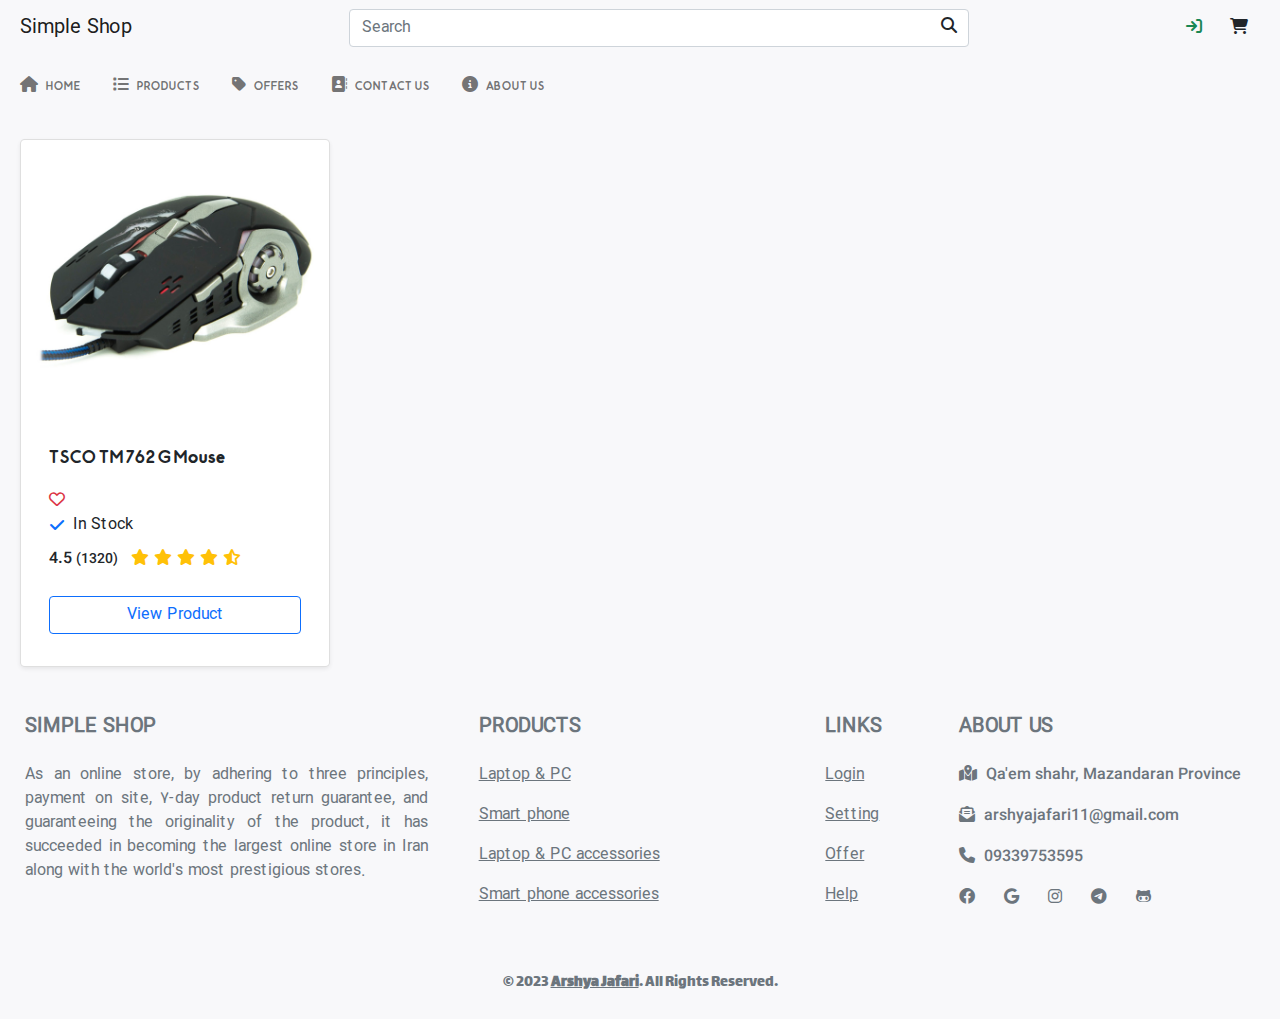
<file: index.html>
<!DOCTYPE html>
<html lang="en">
  <head>
    <meta charset="UTF-8" />
    <meta name="viewport" content="width=device-width, initial-scale=1.0" />
    <meta
      name="description"
      content="create simple shop with html, css and bootstrap."
    />

    <title>Simple Shop</title>

    <link
      rel="stylesheet"
      href="./css/bootstrap-5.0.2-dist/css/bootstrap.min.css"
    />
    <link rel="stylesheet" href="./css/fontawesome-6.3.0/css/all.min.css" />

    <link rel="stylesheet" href="./css/global.css" />
    <link rel="stylesheet" href="./css/home-page.css" />
  </head>
  <body>
    <div class="container-fluid">
      <nav class="navbar navbar-light mx-2">
        <a href="./index.html" class="navbar-brand brands">Simple Shop</a>
        <form
          class="w-50 form-group search-forms d-none d-sm-block position-relative"
          method="post"
        >
          <input class="form-control" type="search" placeholder="Search" />
          <button class="btn border-0 position-absolute top-0 end-0">
            <i class="fa fa-search"></i>
          </button>
        </form>
        <div class="d-inline-flex align-items-center">
          <a
            href="./page/login.html"
            class="btn btn-outline-success border-0 text-center py-1 px-2"
          >
            <i class="fa fa-sign-in fs-6 mx-0 mx-sm-2"></i>
          </a>
          <a href="./page/cart.html" class="btn border-0"
            ><i class="fa fa-cart-shopping fs-6"></i
          ></a>
        </div>
      </nav>

      <nav class="navbar navbar-expand-md navbar-light">
        <div class="collapse navbar-collapse">
          <ul class="navbar-nav">
            <li class="nav-item me-3">
              <a href="" class="nav-link nav-list"
                ><i class="fa fa-home fs-6 me-2"></i>HOME</a
              >
            </li>
            <li class="nav-item me-3">
              <a href="" class="nav-link nav-list"
                ><i class="fa fa-list fs-6 me-2"></i>PRODUCTS</a
              >
            </li>
            <li class="nav-item me-3">
              <a href="" class="nav-link nav-list"
                ><i class="fa fa-tag fs-6 me-2"></i>OFFERS</a
              >
            </li>
            <li class="nav-item me-3">
              <a href="" class="nav-link nav-list"
                ><i class="fa fa-contact-book fs-6 me-2"></i>CONTACT US</a
              >
            </li>
            <li class="nav-item me-3">
              <a href="" class="nav-link nav-list"
                ><i class="fa fa-info-circle fs-6 me-2"></i>ABOUT US</a
              >
            </li>
          </ul>
        </div>
      </nav>

      <div
        class="row row-cols-xl-4 row-cols-lg-3 row-cols-md-2 row-cols-1 my-4 mx-2"
      >
        <div class="card col-xl-3 col-lg-4 col-md-6 col-12 rounded-3 shadow-sm">
          <img
            src="./image/3094486.jpg"
            alt="product image"
            class="w-100 card-img-top object-fit-contain"
          />
          <div class="card-body">
            <h4 class="card-title mb-3 product-title">TSCO TM 762 G Mouse</h4>
            <p class="card-text m-0 p-0">
              <button class="btn border-0 m-0 p-0">
                <i class="text-danger fa-regular fa-heart fs-6"></i>
              </button>
            </p>
            <div>
              <div
                class="d-inline-flex justify-content-center align-items-center"
              >
                <i class="text-primary fa fa-check fs-6 me-2"></i>
                <span>In Stock</span>
              </div>
              <div class="my-2">
                <span class="me-2 vazir-font">4.5 <small>(1320)</small></span>
                <i class="text-warning fa fa-star"></i>
                <i class="text-warning fa fa-star"></i>
                <i class="text-warning fa fa-star"></i>
                <i class="text-warning fa fa-star"></i>
                <i class="text-warning fa fa-star-half-alt"></i>
              </div>
            </div>
            <a
              href="./page/product.html"
              class="w-100 btn btn-outline-primary my-3"
              >View Product</a
            >
          </div>
        </div>
      </div>

      <div class="text-center text-lg-start text-muted">
        <div>
          <div class="text-center text-md-start mt-5">
            <div class="row mt-3">
              <div class="col-md-4 mx-auto mb-4">
                <h5 class="text-uppercase fw-bold mb-4">Simple Shop</h5>
                <p style="text-align: justify">
                  As an online store, by adhering to three principles, payment
                  on site, 7-day product return guarantee, and guaranteeing the
                  originality of the product, it has succeeded in becoming the
                  largest online store in Iran along with the world's most
                  prestigious stores.
                </p>
              </div>
              <div class="col-md-3 mx-auto mb-4">
                <h5 class="text-uppercase fw-bold mb-4">Products</h5>
                <p>
                  <a href="" class="text-reset">Laptop & PC</a>
                </p>
                <p>
                  <a href="" class="text-reset">Smart phone</a>
                </p>
                <p>
                  <a href="" class="text-reset">Laptop & PC accessories</a>
                </p>
                <p>
                  <a href="" class="text-reset">Smart phone accessories</a>
                </p>
              </div>
              <div class="col-md-1 mx-auto mb-4">
                <h5 class="text-uppercase fw-bold mb-4">Links</h5>
                <p>
                  <a href="" class="text-reset">Login</a>
                </p>
                <p>
                  <a href="" class="text-reset">Setting</a>
                </p>
                <p>
                  <a href="" class="text-reset">Offer</a>
                </p>
                <p>
                  <a href="" class="text-reset">Help</a>
                </p>
              </div>
              <div class="col-md-3 mx-auto mb-md-0 mb-4">
                <h5 class="text-uppercase fw-bold mb-4">About us</h5>
                <p>
                  <i class="fa fa-map-location-dot me-1"></i>
                  <span class="vazir-font"
                    >Qa'em shahr, Mazandaran Province</span
                  >
                </p>
                <p>
                  <i class="fa fa-envelope-open-text me-1"></i>
                  <span class="vazir-font">arshyajafari11@gmail.com</span>
                </p>
                <p>
                  <i class="fa fa-phone me-1"></i>
                  <span class="vazir-font">09339753595</span>
                </p>
                <div>
                  <a class="text-reset text-decoration-none me-4">
                    <i class="fab fa-facebook"></i>
                  </a>
                  <a class="text-reset text-decoration-none me-4">
                    <i class="fab fa-google"></i>
                  </a>
                  <a class="text-reset text-decoration-none me-4">
                    <i class="fab fa-instagram"></i>
                  </a>
                  <a class="text-reset text-decoration-none me-4">
                    <i class="fab fa-telegram"></i>
                  </a>
                  <a class="text-reset text-decoration-none me-4">
                    <i class="fab fa-github-alt"></i>
                  </a>
                </div>
              </div>
            </div>
          </div>
        </div>

        <div class="text-center p-4 lalezar-font">
          © 2023
          <a href="https://github.com/arshyajafari" class="text-reset fw-bold"
            >Arshya Jafari</a
          >. All Rights Reserved.
        </div>
      </div>
    </div>
  </body>
</html>
</file>
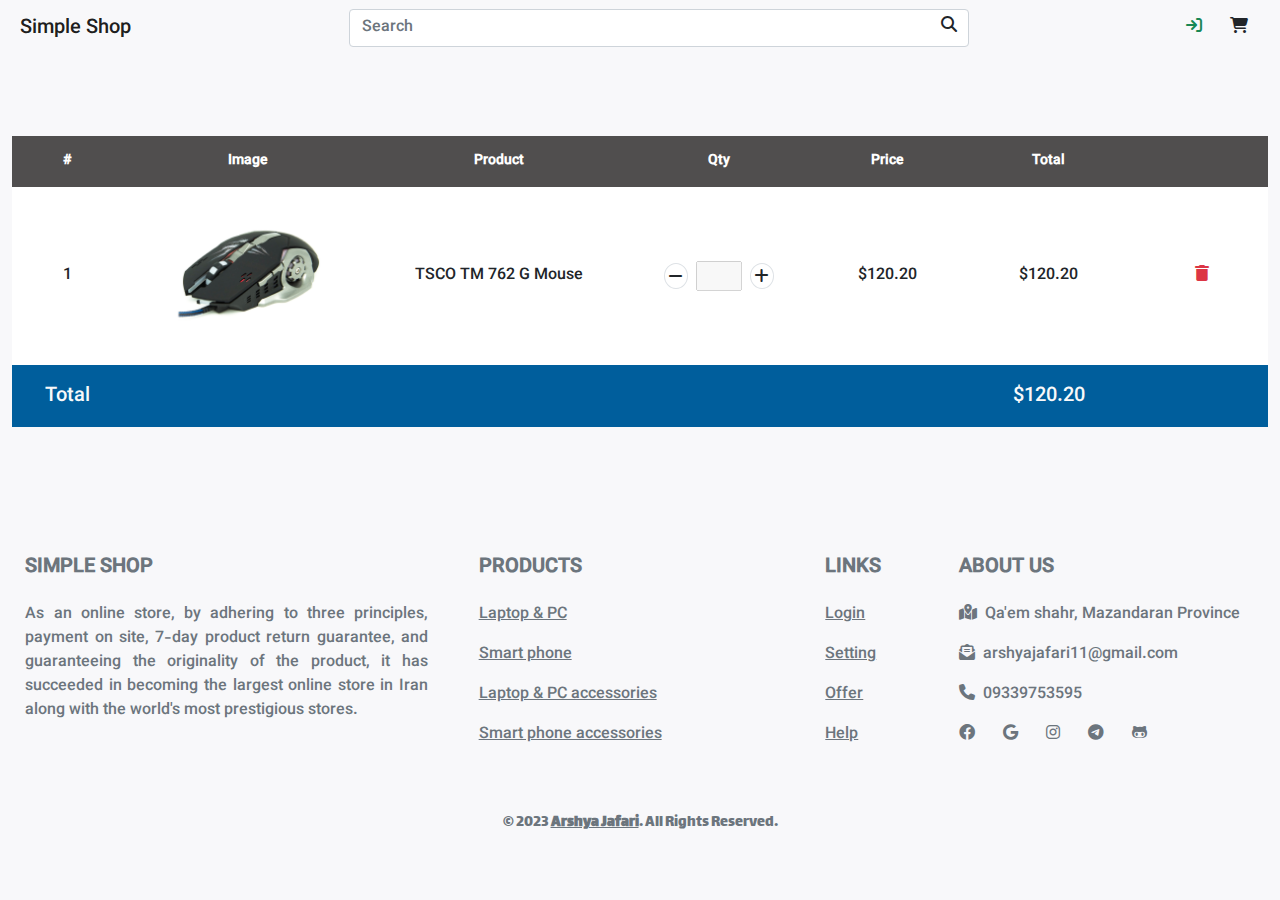
<file: page/cart.html>
<!DOCTYPE html>
<html lang="en">
  <head>
    <meta charset="UTF-8" />
    <meta name="viewport" content="width=device-width, initial-scale=1.0" />

    <title>Cart</title>

    <link
      rel="stylesheet"
      href="../css/bootstrap-5.0.2-dist/css/bootstrap.min.css"
    />
    <link rel="stylesheet" href="../css/fontawesome-6.3.0/css/all.min.css" />

    <link rel="stylesheet" href="../css/global.css" />
    <link rel="stylesheet" href="../css/cart.css" />
  </head>
  <body>
    <div class="container-fluid vazir-font">
      <nav class="navbar navbar-light mx-2">
        <a href="../index.html" class="navbar-brand brands">Simple Shop</a>
        <form
          class="w-50 form-group search-forms d-none d-sm-block position-relative"
          method="post"
        >
          <input class="form-control" type="search" placeholder="Search" />
          <button class="btn border-0 position-absolute top-0 end-0">
            <i class="fa fa-search"></i>
          </button>
        </form>
        <div class="d-inline-flex align-items-center">
          <a
            href="./login.html"
            class="btn btn-outline-success border-0 text-center py-1 px-2"
          >
            <i class="fa fa-sign-in fs-6 mx-0 mx-sm-2"></i>
          </a>
          <a href="./cart.html" class="btn border-0"
            ><i class="fa fa-cart-shopping fs-6"></i
          ></a>
        </div>
      </nav>

      <table class="cart-tbl">
        <thead class="tbl-head">
          <tr>
            <th scope="col" class="head-title">#</th>
            <th scope="col" class="head-title">Image</th>
            <th scope="col" class="head-title">Product</th>
            <th scope="col" class="head-title">Qty</th>
            <th scope="col" class="head-title">Price</th>
            <th scope="col" class="head-title">Total</th>
            <th scope="col" class="head-title">
              <span>Remove</span>
            </th>
          </tr>
        </thead>

        <tbody class="tbl-body">
          <tr>
            <td class="body-data">1</td>
            <td class="body-data">
              <img src="../image/3094486.jpg" alt="product-image" />
            </td>
            <td class="body-data">TSCO TM 762 G Mouse</td>
            <td class="body-data">
              <div class="d-flex align-items-center justify-content-center">
                <button
                  type="button"
                  class="btn d-inline-flex align-items-center justify-content-center border rounded-circle p-1"
                >
                  <i class="fa fa-minus"></i>
                </button>
                <input type="type" class="w-25 mx-2" disabled />
                <button
                  type="button"
                  class="btn d-inline-flex align-items-center justify-content-center border rounded-circle p-1"
                >
                  <i class="fa fa-plus"></i>
                </button>
              </div>
            </td>
            <td class="body-data">$120.20</td>
            <td class="body-data">$120.20</td>
            <td class="body-data">
              <button type="button" class="btn text-danger">
                <i class="fa fa-trash"></i>
              </button>
            </td>
            <td class="body-data">
              <div
                class="d-flex align-items-center justify-content-center flex-column"
              >
                <span>Price</span>$120.20 <span class="mt-3">Total</span>$120.20
              </div>
              <div>
                <button type="button" class="btn text-danger">
                  <i class="fa fa-trash"></i>
                </button>
              </div>
            </td>
          </tr>
        </tbody>

        <tfoot class="tbl-foot">
          <tr>
            <td class="fs-5 text-light py-3">Total</td>
            <td class="fs-5 text-light py-3"></td>
            <td class="fs-5 text-light py-3"></td>
            <td class="fs-5 text-light py-3"></td>
            <td class="fs-5 text-light py-3"></td>
            <td class="fs-5 text-light py-3">$120.20</td>
            <td class="fs-5 text-light py-3"></td>
          </tr>
          <tr>
            <td class="fs-5 text-light py-3">
              <span>Total</span>
              <span>$120.20</span>
            </td>
          </tr>
        </tfoot>
      </table>

      <div class="text-center text-lg-start text-muted">
        <div>
          <div class="text-center text-md-start mt-5">
            <div class="row mt-3">
              <div class="col-md-4 mx-auto mb-4">
                <h5 class="text-uppercase fw-bold mb-4">Simple Shop</h5>
                <p style="text-align: justify">
                  As an online store, by adhering to three principles, payment
                  on site, 7-day product return guarantee, and guaranteeing the
                  originality of the product, it has succeeded in becoming the
                  largest online store in Iran along with the world's most
                  prestigious stores.
                </p>
              </div>
              <div class="col-md-3 mx-auto mb-4">
                <h5 class="text-uppercase fw-bold mb-4">Products</h5>
                <p>
                  <a href="" class="text-reset">Laptop & PC</a>
                </p>
                <p>
                  <a href="" class="text-reset">Smart phone</a>
                </p>
                <p>
                  <a href="" class="text-reset">Laptop & PC accessories</a>
                </p>
                <p>
                  <a href="" class="text-reset">Smart phone accessories</a>
                </p>
              </div>
              <div class="col-md-1 mx-auto mb-4">
                <h5 class="text-uppercase fw-bold mb-4">Links</h5>
                <p>
                  <a href="" class="text-reset">Login</a>
                </p>
                <p>
                  <a href="" class="text-reset">Setting</a>
                </p>
                <p>
                  <a href="" class="text-reset">Offer</a>
                </p>
                <p>
                  <a href="" class="text-reset">Help</a>
                </p>
              </div>
              <div class="col-md-3 mx-auto mb-md-0 mb-4">
                <h5 class="text-uppercase fw-bold mb-4">About us</h5>
                <p>
                  <i class="fa fa-map-location-dot me-1"></i>
                  <span class="vazir-font"
                    >Qa'em shahr, Mazandaran Province</span
                  >
                </p>
                <p>
                  <i class="fa fa-envelope-open-text me-1"></i>
                  <span class="vazir-font">arshyajafari11@gmail.com</span>
                </p>
                <p>
                  <i class="fa fa-phone me-1"></i>
                  <span class="vazir-font">09339753595</span>
                </p>
                <div>
                  <a class="text-reset text-decoration-none me-4">
                    <i class="fab fa-facebook"></i>
                  </a>
                  <a class="text-reset text-decoration-none me-4">
                    <i class="fab fa-google"></i>
                  </a>
                  <a class="text-reset text-decoration-none me-4">
                    <i class="fab fa-instagram"></i>
                  </a>
                  <a class="text-reset text-decoration-none me-4">
                    <i class="fab fa-telegram"></i>
                  </a>
                  <a class="text-reset text-decoration-none me-4">
                    <i class="fab fa-github-alt"></i>
                  </a>
                </div>
              </div>
            </div>
          </div>
        </div>

        <div class="text-center p-4 lalezar-font">
          © 2023
          <a href="https://github.com/arshyajafari" class="text-reset fw-bold"
            >Arshya Jafari</a
          >. All Rights Reserved.
        </div>
      </div>
    </div>
  </body>
</html>
</file>
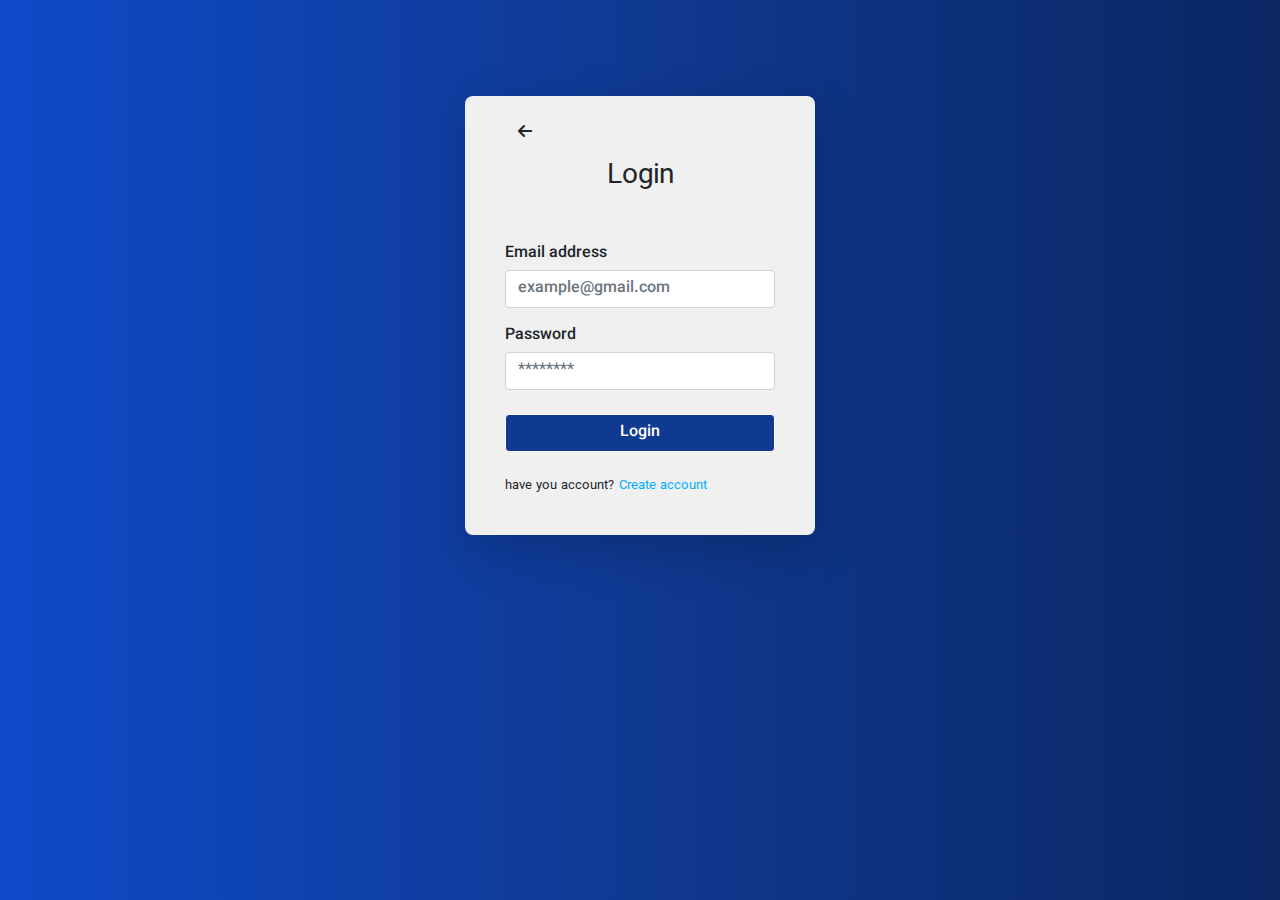
<file: page/login.html>
<!DOCTYPE html>
<html lang="en">
  <head>
    <meta charset="UTF-8" />
    <meta name="viewport" content="width=device-width, initial-scale=1.0" />

    <title>Login</title>

    <link
      rel="stylesheet"
      href="../css/bootstrap-5.0.2-dist/css/bootstrap.min.css"
    />
    <link rel="stylesheet" href="../css/fontawesome-6.3.0/css/all.min.css" />

    <link rel="stylesheet" href="../css/global.css" />
    <link rel="stylesheet" href="../css/login.css" />
  </head>
  <body>
    <div class="container-fluid">
      <div class="row row-cols-1">
        <div class="col-12 shadow-lg login-form">
          <div class="w-100">
            <button onclick="backHistory()" class="btn back-icon">
              <i class="fa fa-arrow-left"></i>
            </button>
            <h3 class="text-center mb-5">Login</h3>
            <div>
              <form class="vazir-font">
                <div class="form-group mb-3">
                  <label for="email">Email address</label>
                  <input
                    type="text"
                    id="email"
                    class="form-control mt-1"
                    placeholder="example@gmail.com"
                  />
                </div>
                <div class="form-group mb-3">
                  <label for="password">Password</label>
                  <input
                    type="password"
                    id="password"
                    class="form-control mt-1"
                    placeholder="********"
                  />
                </div>
                <button type="button" class="w-100 btn mt-2 login-btn">
                  Login
                </button>
              </form>
            </div>
            <div class="mt-4 mx-auto register-link">
              have you account?
              <a href="../page/register.html">Create account</a>
            </div>
          </div>
        </div>
      </div>
    </div>

    <script src="../js/backHistory.js"></script>
  </body>
</html>
</file>
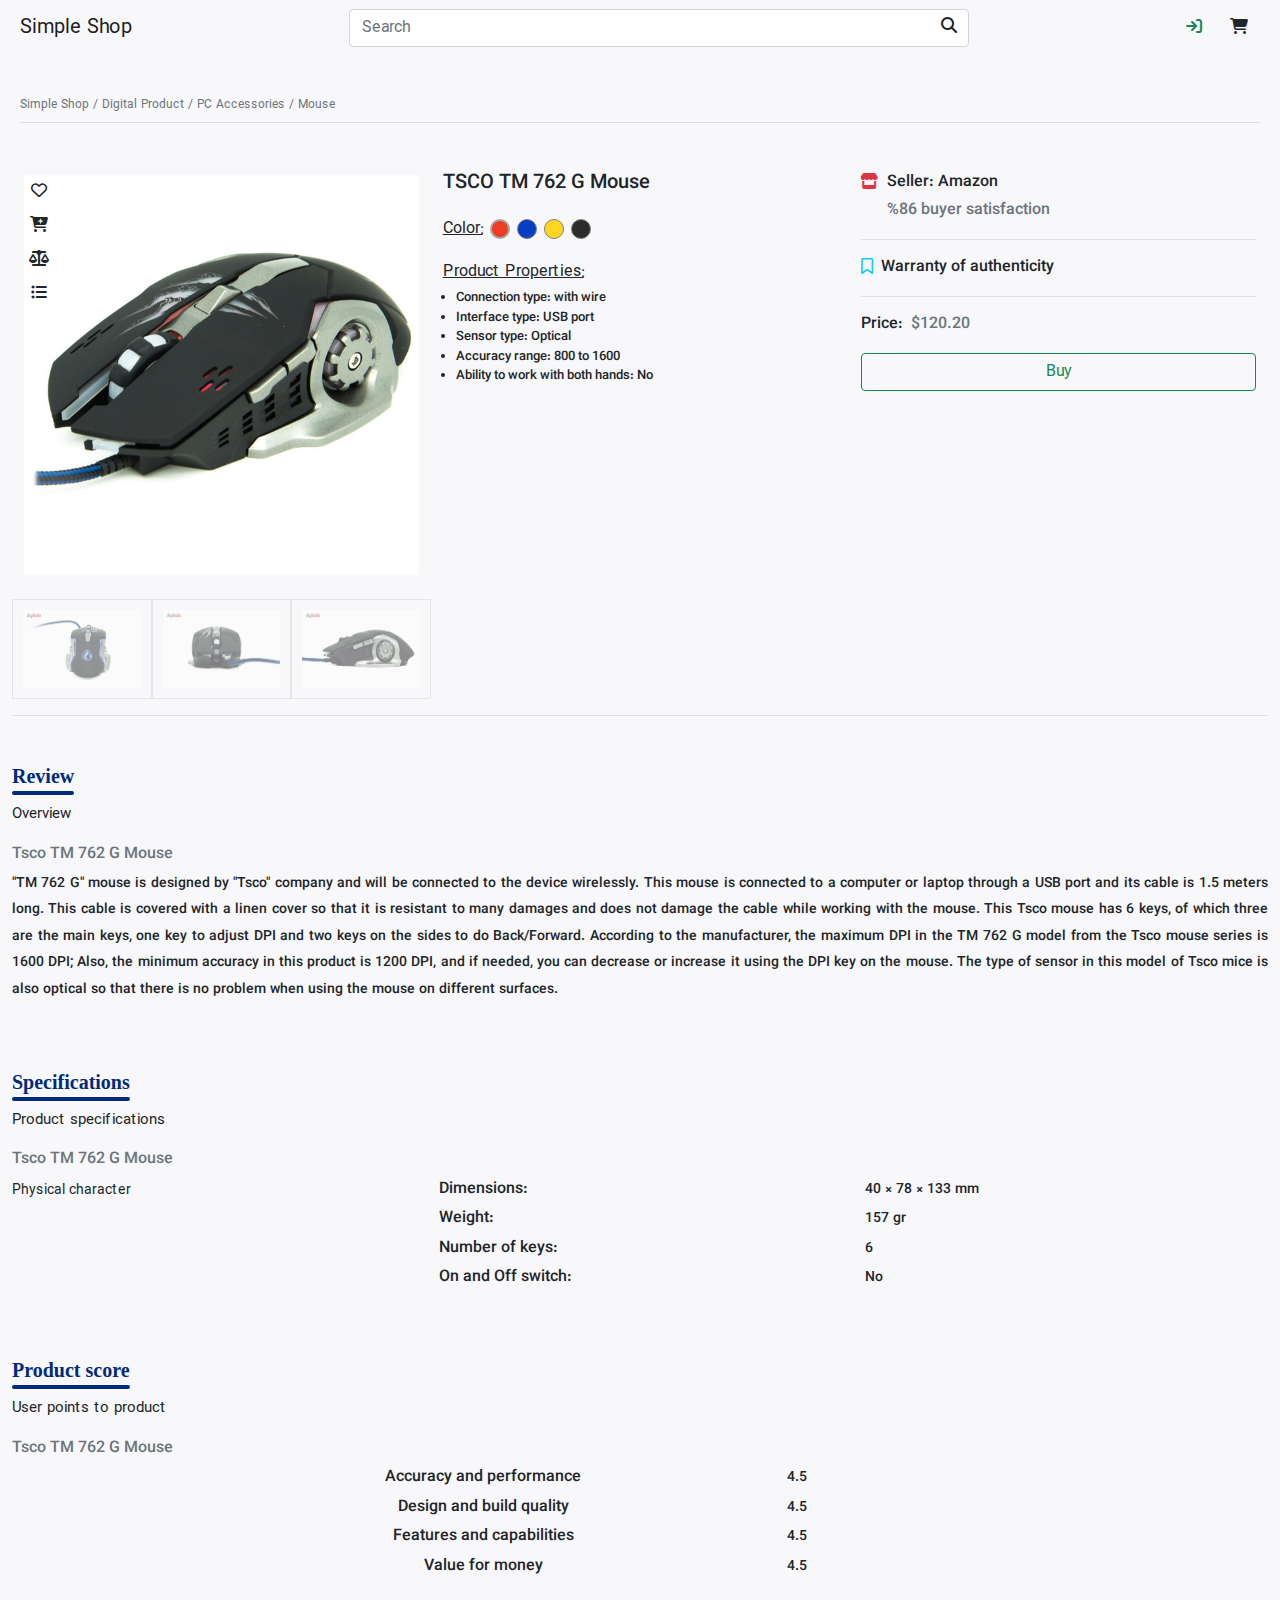
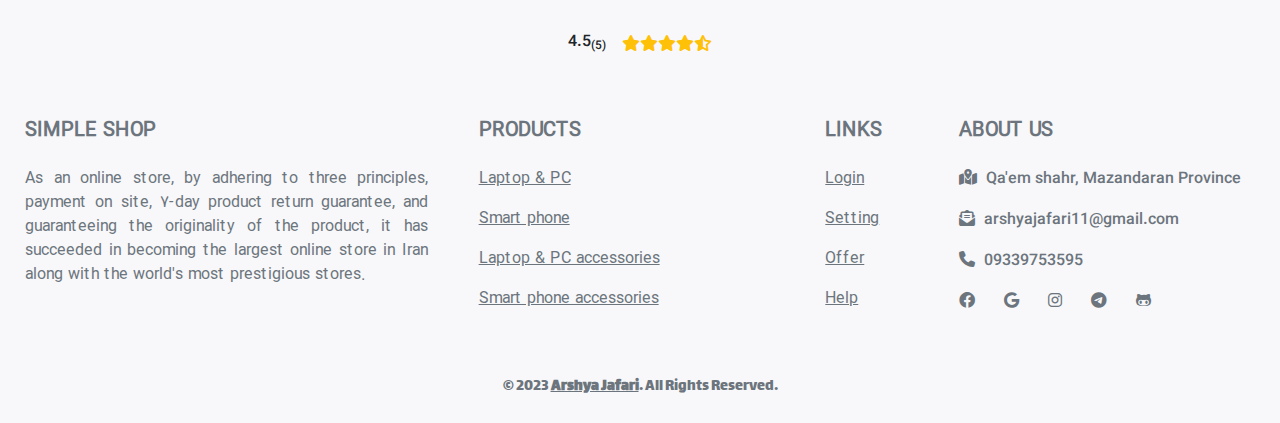
<file: page/product.html>
<!DOCTYPE html>
<html lang="en">
  <head>
    <meta charset="UTF-8" />
    <meta name="viewport" content="width=device-width, initial-scale=1.0" />

    <title>Product</title>

    <link
      rel="stylesheet"
      href="../css/bootstrap-5.0.2-dist/css/bootstrap.min.css"
    />
    <link rel="stylesheet" href="../css/fontawesome-6.3.0/css/all.min.css" />

    <link rel="stylesheet" href="../css/global.css" />
    <link rel="stylesheet" href="../css/single-product.css" />
  </head>
  <body>
    <div class="container-fluid">
      <nav class="navbar navbar-light mx-2">
        <a href="" class="navbar-brand brands">Simple Shop</a>
        <form
          class="w-50 form-group search-forms d-none d-sm-block position-relative"
          method="post"
        >
          <input class="form-control" type="search" placeholder="Search" />
          <button class="btn border-0 position-absolute top-0 end-0">
            <i class="fa fa-search"></i>
          </button>
        </form>
        <div class="d-inline-flex align-items-center">
          <a
            href="./login.html"
            class="btn btn-outline-success border-0 text-center py-1 px-2"
          >
            <i class="fa fa-sign-in fs-6 mx-0 mx-sm-2"></i>
          </a>
          <a href="./cart.html" class="btn border-0"
            ><i class="fa fa-cart-shopping fs-6"></i
          ></a>
        </div>
      </nav>

      <div class="text-justify text-lg-start text-muted mx-2 product-location">
        <a href="" class="text-reset text-decoration-none">Simple Shop</a>
        <span>/</span>
        <a href="" class="text-reset text-decoration-none">Digital Product</a>
        <span>/</span>
        <a href="" class="text-reset text-decoration-none">PC Accessories</a>
        <span>/</span>
        <a href="" class="text-reset text-decoration-none">Mouse</a>
      </div>

      <div
        class="w-100 row row-cols-xl-3 row-cols-lg-3 row-cols-md-2 row-cols-sm-2 row-cols-1 border-bottom mt-5 mx-auto mb-5 pb-3"
      >
        <div class="col-xl-4 col-lg-4 col-md-6 col-sm-6 col-12">
          <div class="d-flex position-relative m-0 my-1">
            <div class="d-flex flex-column position-absolute top-0 m-0 p-0">
              <button class="btn text-center m-0 p-1">
                <i class="far fa-heart fs-6"></i>
              </button>
              <button class="btn text-center m-0 p-1">
                <i class="fas fa-cart-plus fs-6"></i>
              </button>
              <button class="btn text-center m-0 p-1">
                <i class="fas fa-balance-scale fs-6"></i>
              </button>
              <button class="btn text-center m-0 p-1">
                <i class="fas fa-list-ul fs-6"></i>
              </button>
            </div>
            <img
              src="../image/3094486.jpg"
              alt="product image"
              class="card-img-top main-image"
            />
          </div>
          <div class="row row-cols-xl-3 row-cols-lg-3 row-cols-md-3 row-cols-3">
            <img
              src="../image/sub-image-1.jpg"
              alt="product sub image 1"
              class="col-4 sub-images"
              id="firstImage"
              onclick="changeProductImage(event)"
            />
            <img
              src="../image/sub-image-2.jpg"
              alt="product sub image 2"
              class="col-4 sub-images"
              id="secondImage"
              onclick="changeProductImage(event)"
            />
            <img
              src="../image/sub-image-3.jpg"
              alt="product sub image 3"
              class="col-4 sub-images"
              id="thirdImage"
              onclick="changeProductImage(event)"
            />
          </div>
        </div>

        <div class="col-xl-4 col-lg-4 col-md-6 col-sm-6 col-12 mt-sm-0 mt-4">
          <h5 class="card-title vazir-font">TSCO TM 762 G Mouse</h5>

          <div class="d-flex align-content-center mt-4 product-color">
            <h6 class="me-1 text-decoration-underline">Color:</h6>
            <span class="me-1 select-color"></span>
            <span class="me-1"></span>
            <span class="me-1"></span>
            <span></span>
          </div>

          <div class="mt-3">
            <h6 class="text-decoration-underline">Product Properties:</h6>
            <ul class="properties-list vazir-font">
              <li>Connection type: with wire</li>
              <li>Interface type: USB port</li>
              <li>Sensor type: Optical</li>
              <li>Accuracy range: 800 to 1600</li>
              <li>Ability to work with both hands: No</li>
            </ul>
          </div>
        </div>

        <div class="col-xl-4 col-lg-4 col-md-6 col-sm-6 col-12 mt-lg-0 mt-4">
          <div class="border-bottom d-flex pb-3 vazir-font">
            <i class="fa fa-store text-danger me-2 margin-icon"></i>
            <div class="d-flex flex-column">
              <span class="card-title">Seller: Amazon</span>
              <span class="card-subtitle text-muted">
                %86 buyer satisfaction
              </span>
            </div>
          </div>

          <div class="border-bottom d-flex py-3 vazir-font">
            <i
              class="fa-regular fa-bookmark text-info me-2 p-0 margin-icon"
            ></i>
            <span class="card-text m-0 p-0">Warranty of authenticity</span>
          </div>

          <div class="d-flex align-items-center m-0 pt-3 pb-0 vazir-font">
            <span class="me-2 mb-0 pb-0">Price:</span>
            <span class="text-muted mb-0 pb-0">$120.20</span>
          </div>

          <a href="./login.html" class="w-100 btn btn-outline-success mt-3"
            >Buy</a
          >
        </div>
      </div>

      <div>
        <ul class="list-unstyled">
          <li class="list">
            <h6 class="title-list">Review</h6>
            <p class="subtitle-list">Overview</p>
            <p class="text-muted vazir-font product-title-list">
              Tsco TM 762 G Mouse
            </p>
            <p class="description-list vazir-font">
              "TM 762 G" mouse is designed by "Tsco" company and will be
              connected to the device wirelessly. This mouse is connected to a
              computer or laptop through a USB port and its cable is 1.5 meters
              long. This cable is covered with a linen cover so that it is
              resistant to many damages and does not damage the cable while
              working with the mouse. This Tsco mouse has 6 keys, of which three
              are the main keys, one key to adjust DPI and two keys on the sides
              to do Back/Forward. According to the manufacturer, the maximum DPI
              in the TM 762 G model from the Tsco mouse series is 1600 DPI;
              Also, the minimum accuracy in this product is 1200 DPI, and if
              needed, you can decrease or increase it using the DPI key on the
              mouse. The type of sensor in this model of Tsco mice is also
              optical so that there is no problem when using the mouse on
              different surfaces.
            </p>
          </li>
          <li class="list">
            <h6 class="title-list">Specifications</h6>
            <p class="subtitle-list">Product specifications</p>
            <p class="text-muted vazir-font product-title-list">
              Tsco TM 762 G Mouse
            </p>
            <div class="row row-cols-3">
              <div class="col-4">
                <p class="description-list">Physical character</p>
              </div>
              <div class="col-4">
                <p class="vazir-font product-title-list">Dimensions:</p>
                <p class="vazir-font product-title-list">Weight:</p>
                <p class="vazir-font product-title-list">Number of keys:</p>
                <p class="vazir-font product-title-list">On and Off switch:</p>
              </div>
              <div class="col-4">
                <p class="vazir-font description-list">40 × 78 × 133 mm</p>
                <p class="vazir-font description-list">157 gr</p>
                <p class="vazir-font description-list">6</p>
                <p class="vazir-font description-list">No</p>
              </div>
            </div>
          </li>
          <li class="list">
            <h6 class="title-list">Product score</h6>
            <p class="subtitle-list">User points to product</p>
            <p class="text-muted vazir-font product-title-list">
              Tsco TM 762 G Mouse
            </p>
            <div class="w-50 d-flex justify-content-center m-auto">
              <div class="col-6 d-flex align-items-center flex-column">
                <p class="vazir-font product-title-list">
                  Accuracy and performance
                </p>
                <p class="vazir-font product-title-list">
                  Design and build quality
                </p>
                <p class="vazir-font product-title-list">
                  Features and capabilities
                </p>
                <p class="vazir-font product-title-list">Value for money</p>
              </div>
              <div class="col-6 d-flex align-items-center flex-column">
                <p class="vazir-font description-list">4.5</p>
                <p class="vazir-font description-list">4.5</p>
                <p class="vazir-font description-list">4.5</p>
                <p class="vazir-font description-list">4.5</p>
              </div>
            </div>

            <div
              class="d-flex justify-content-center align-items-center vazir-font mt-5"
            >
              <span class="me-3">4.5<sub>(5)</sub></span>
              <span class="text-warning fa fa-star"></span>
              <span class="text-warning fa fa-star"></span>
              <span class="text-warning fa fa-star"></span>
              <span class="text-warning fa fa-star"></span>
              <span class="text-warning fa fa-star-half-alt"></span>
            </div>
          </li>
        </ul>
      </div>

      <div class="text-center text-lg-start text-muted">
        <div>
          <div class="text-center text-md-start mt-5">
            <div class="row mt-3">
              <div class="col-md-4 mx-auto mb-4">
                <h5 class="text-uppercase fw-bold mb-4">Simple Shop</h5>
                <p style="text-align: justify">
                  As an online store, by adhering to three principles, payment
                  on site, 7-day product return guarantee, and guaranteeing the
                  originality of the product, it has succeeded in becoming the
                  largest online store in Iran along with the world's most
                  prestigious stores.
                </p>
              </div>
              <div class="col-md-3 mx-auto mb-4">
                <h5 class="text-uppercase fw-bold mb-4">Products</h5>
                <p>
                  <a href="" class="text-reset">Laptop & PC</a>
                </p>
                <p>
                  <a href="" class="text-reset">Smart phone</a>
                </p>
                <p>
                  <a href="" class="text-reset">Laptop & PC accessories</a>
                </p>
                <p>
                  <a href="" class="text-reset">Smart phone accessories</a>
                </p>
              </div>
              <div class="col-md-1 mx-auto mb-4">
                <h5 class="text-uppercase fw-bold mb-4">Links</h5>
                <p>
                  <a href="" class="text-reset">Login</a>
                </p>
                <p>
                  <a href="" class="text-reset">Setting</a>
                </p>
                <p>
                  <a href="" class="text-reset">Offer</a>
                </p>
                <p>
                  <a href="" class="text-reset">Help</a>
                </p>
              </div>
              <div class="col-md-3 mx-auto mb-md-0 mb-4">
                <h5 class="text-uppercase fw-bold mb-4">About us</h5>
                <p>
                  <i class="fa fa-map-location-dot me-1"></i>
                  <span class="vazir-font"
                    >Qa'em shahr, Mazandaran Province</span
                  >
                </p>
                <p>
                  <i class="fa fa-envelope-open-text me-1"></i>
                  <span class="vazir-font">arshyajafari11@gmail.com</span>
                </p>
                <p>
                  <i class="fa fa-phone me-1"></i>
                  <span class="vazir-font">09339753595</span>
                </p>
                <div>
                  <a class="text-reset text-decoration-none me-4">
                    <i class="fab fa-facebook"></i>
                  </a>
                  <a class="text-reset text-decoration-none me-4">
                    <i class="fab fa-google"></i>
                  </a>
                  <a class="text-reset text-decoration-none me-4">
                    <i class="fab fa-instagram"></i>
                  </a>
                  <a class="text-reset text-decoration-none me-4">
                    <i class="fab fa-telegram"></i>
                  </a>
                  <a class="text-reset text-decoration-none me-4">
                    <i class="fab fa-github-alt"></i>
                  </a>
                </div>
              </div>
            </div>
          </div>
        </div>

        <div class="text-center p-4 lalezar-font">
          © 2023
          <a href="https://github.com/arshyajafari" class="text-reset fw-bold"
            >Arshya Jafari</a
          >. All Rights Reserved.
        </div>
      </div>
    </div>

    <script src="../js/changeImg.js"></script>
  </body>
</html>
</file>
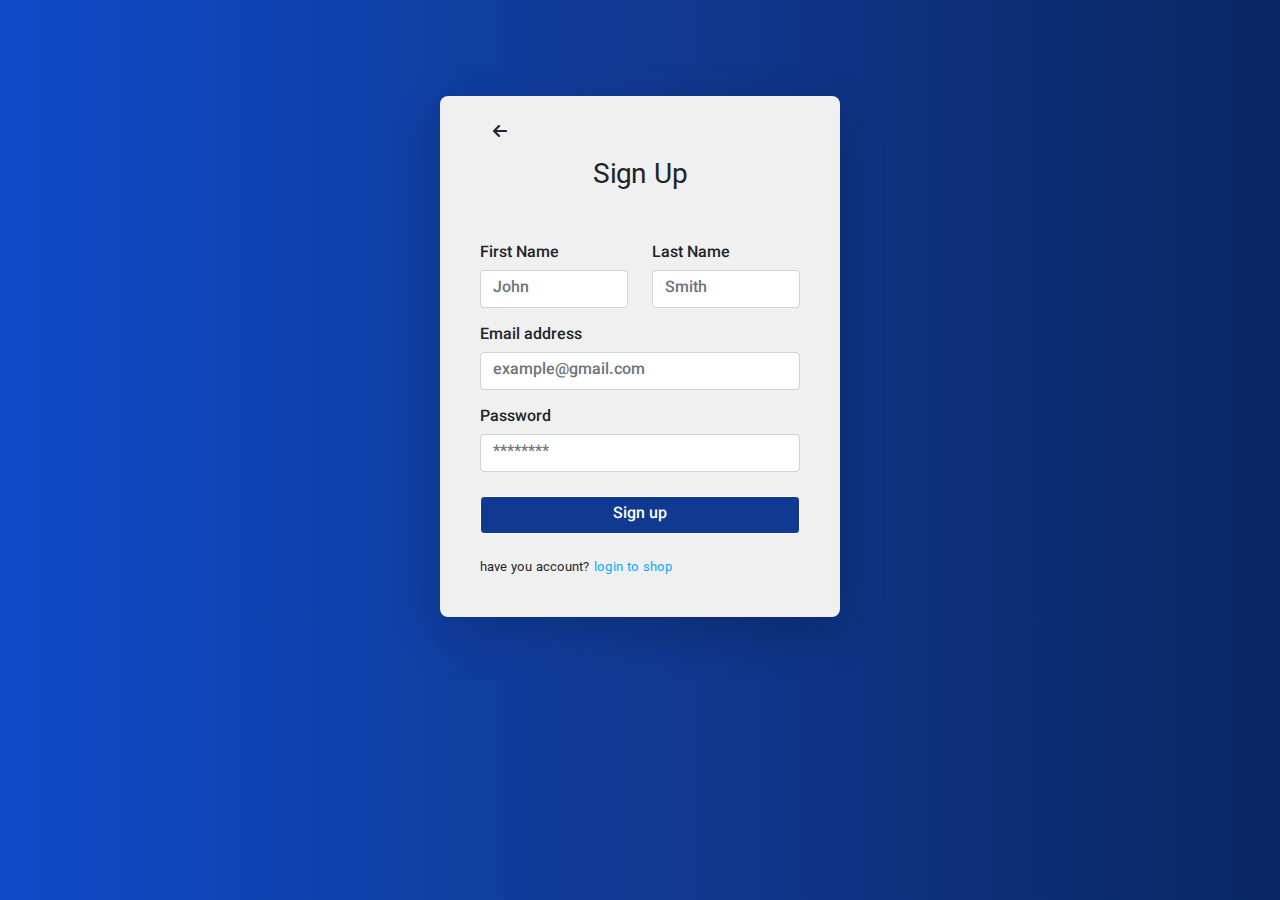
<file: page/register.html>
<!DOCTYPE html>
<html lang="en">
  <head>
    <meta charset="UTF-8" />
    <meta name="viewport" content="width=device-width, initial-scale=1.0" />

    <title>Register</title>

    <link
      rel="stylesheet"
      href="../css/bootstrap-5.0.2-dist/css/bootstrap.min.css"
    />
    <link rel="stylesheet" href="../css/fontawesome-6.3.0/css/all.min.css" />

    <link rel="stylesheet" href="../css/global.css" />
    <link rel="stylesheet" href="../css/register.css" />
  </head>
  <body>
    <div class="container-fluid">
      <div class="row row-cols-1">
        <div class="col-12 shadow-lg register-form">
          <div class="w-100">
            <button onclick="backHistory()" class="btn back-icon">
              <i class="fa fa-arrow-left"></i>
            </button>
            <h3 class="text-center mb-5">Sign Up</h3>
            <div>
              <form class="vazir-font">
                <div class="row row-cols-sm-2 row-cols-1">
                  <div class="col-sm-6 col-12 form-group mb-3">
                    <label for="first-name">First Name</label>
                    <input
                      type="text"
                      class="form-control mt-1"
                      id="first-name"
                      placeholder="John"
                    />
                  </div>
                  <div class="col-sm-6 col-12 form-group mb-3">
                    <label for="last-name">Last Name</label>
                    <input
                      type="text"
                      class="form-control mt-1"
                      id="last-name"
                      placeholder="Smith"
                    />
                  </div>
                </div>
                <div class="form-group mb-3">
                  <label for="email">Email address</label>
                  <input
                    type="text"
                    class="form-control mt-1"
                    id="email"
                    placeholder="example@gmail.com"
                  />
                </div>
                <div class="form-group mb-3">
                  <label for="password">Password</label>
                  <input
                    type="password"
                    class="form-control mt-1"
                    id="password"
                    placeholder="********"
                  />
                </div>
                <button type="submit" class="w-100 btn mt-2 register-btn">
                  Sign up
                </button>
              </form>
            </div>
            <div class="mt-4 mx-auto login-link">
              have you account?
              <a href="../page/login.html">login to shop</a>
            </div>
          </div>
        </div>
      </div>
    </div>

    <script src="../js/backHistory.js"></script>
  </body>
</html>
</file>
<file: css/global.css>
@font-face {
  font-family: "Aviny";
  src: local("Aviny"), url(../font/Aviny.ttf) format("truetype");
}

@font-face {
  font-family: "IRANSans";
  src: local("IRANSans_FaNum"),
    url(../font/IRANSans_FaNum.ttf) format("truetype");
}

@font-face {
  font-family: "Lalezar-Regular";
  src: local("Lalezar-Regular"),
    url(../font/Lalezar-Regular.ttf) format("truetype");
}

@font-face {
  font-family: "Vazirmatn-Medium";
  src: local("Vazirmatn-Medium"),
    url(../font/Vazirmatn-Medium.ttf) format("truetype");
}

body {
  background-color: #f8f8fa;
  font-family: "IRANSans";
}

.aviny-font {
  font-family: "Aviny";
}

.iransans-font {
  font-family: "IRANSans";
}

.lalezar-font {
  font-family: "Lalezar-Regular";
}

.vazir-font {
  font-family: "Vazirmatn-medium";
}
</file>
<file: css/home-page.css>
.nav-list {
  font-family: "Aviny";
  font-size: 1.125rem;
}

.product-title {
  font-family: "Aviny";
  font-size: 1.7rem;
}
</file>
<file: css/cart.css>
.cart-tbl {
  width: 100%;
  height: 100%;
  margin: 5rem 0px 8rem;
}

.tbl-head {
  background-color: rgb(80, 78, 78);
  color: #fff;
  text-align: center;
}

.head-title {
  font-size: 14px;
  padding: 15px 2px;
}

.head-title:last-child {
  opacity: 0;
}

.tbl-body {
  width: 100%;
  background-color: #fff;
  cursor: pointer;
}

.body-data {
  text-align: center;
  padding: 15px 2px;
}

.body-data img {
  width: 60%;
  object-fit: contain;
}

.body-data:nth-child(2) {
  width: 20%;
}

.body-data:nth-child(3) {
  width: 20%;
}

.body-data:nth-child(4) {
  width: 15%;
}

.body-data:nth-child(8) {
  display: none;
}

.tbl-foot {
  width: 100%;
  background-color: #005e9c;
  text-align: center;
}

.tbl-foot tr:last-child td {
  display: none;
}

@media (max-width: 899px) {
  .body-data:nth-child(2) {
    width: 15%;
  }

  .body-data:nth-child(3) {
    width: 15%;
    font-size: 14px;
  }

  .body-data:nth-child(4) {
    width: 20%;
  }
}

@media (max-width: 699px) {
  .tbl-head {
    display: none;
  }

  .body-data:nth-child(1) {
    display: none;
  }

  .body-data {
    width: 100% !important;
    display: flex;
    align-items: center;
    justify-content: center;
    flex-direction: column;
  }

  .body-data img {
    width: 40%;
    object-fit: contain;
  }

  .body-data:nth-child(5),
  .body-data:nth-child(6),
  .body-data:nth-child(7) {
    display: none;
  }

  .body-data:nth-child(8) {
    display: flex;
    align-items: center;
    justify-content: space-around;
    flex-direction: row;
  }

  .body-data:nth-child(8) div span {
    color: #005e9c;
  }

  .tbl-foot tr:first-child {
    display: none;
  }

  .tbl-foot tr:last-child td {
    width: 100%;
    display: flex;
    justify-content: space-between;
    align-items: center;
    padding: 0px 20px;
  }
}
</file>
<file: css/login.css>
body {
  background: linear-gradient(to right, #0e4ac9, #103991, #0a2663);
}

.login-form {
  width: 350px;
  max-width: 100%;
  height: auto;
  background-color: rgb(240, 240, 240);
  display: flex;
  align-items: center;
  justify-content: center;
  flex-direction: column;
  border-radius: 8px;
  position: relative;
  margin: 6rem auto 0px;
  padding: 4rem 2.5rem 2.5rem;
}

.back-icon {
  position: absolute;
  top: 1.125rem;
  left: 2.5rem;
  text-decoration: none;
}

.login-btn {
  background-color: #103991;
  color: #fff;
  border: 1px solid #fff;
}

.login-btn:hover {
  background-color: #0e4ac9;
  color: #fff;
  border: 1px solid #fff;
}

.register-link {
  font-size: 13px;
}

.register-link a {
  color: rgb(0, 174, 255);
  text-decoration: none;
}

@media (max-width: 340px) {
  .login-form {
    margin: auto;
    padding: 2.5rem 1.5rem 1.5rem;
  }

  .back-icon {
    left: 1.5rem;
  }
}
</file>
<file: css/single-product.css>
.main-image {
  width: 100%;
  height: 400px;
}

.sub-images {
  height: 100px;
  border: 1px solid rgb(211, 211, 211);
  padding: 10px;
  margin: 20px 0px 0px 0px;
  opacity: 0.5;
}

.sub-images:hover {
  cursor: pointer;
  opacity: 1;
}

.product-location {
  font-size: 12px;
  border-bottom: 1px solid #dddddd;
  margin-top: 2.5rem;
  padding-bottom: 8px;
}

.product-color span {
  width: 20px;
  height: 20px;
  border: 1px solid gray;
  border-radius: 100%;
  margin: 0px 3px;
  padding: 0px;
}

.product-color span:nth-child(2) {
  background-color: rgb(240, 60, 36);
}

.product-color span:nth-child(3) {
  background-color: rgb(2, 63, 197);
}

.product-color span:nth-child(4) {
  background-color: rgb(255, 214, 32);
}

.product-color span:nth-child(5) {
  background-color: rgb(44, 44, 44);
}

.select-color {
  border: 2px solid #a7a7a7 !important;
}

.properties-list {
  font-size: 13px;
  margin: 0px;
  padding: 0px 0px 0px 13px;
}

.margin-icon {
  margin-top: 2px;
}

.list {
  margin-bottom: 4rem;
}

.title-list {
  width: fit-content;
  color: #002b7a;
  font-family: "Lalezar";
  font-size: 20px;
  font-weight: 600;
  position: relative;
  padding-bottom: 7px;
}

.title-list::after {
  width: 100%;
  height: 4px;
  background-color: #002b7a;
  border-radius: 40px;
  position: absolute;
  bottom: 0px;
  left: 0px;
  content: "";
}

.subtitle-list {
  font-size: 15px;
}

.product-title-list {
  font-size: 16px;
  line-height: 1.65rem;
  margin: 0px;
  padding: 0px 0px 3px 0px;
}

.description-list {
  font-size: 14px;
  line-height: 1.65rem;
  text-align: justify;
  margin: 0px;
  padding: 0px 0px 3px 0px;
}
</file>
<file: css/register.css>
body {
  background: linear-gradient(to right, #0e4ac9, #103991, #0a2663);
}

.register-form {
  width: 400px;
  max-width: 100%;
  height: auto;
  background-color: rgb(240, 240, 240);
  display: flex;
  align-items: center;
  justify-content: center;
  flex-direction: column;
  border-radius: 8px;
  position: relative;
  margin: 6rem auto 0px;
  padding: 4rem 2.5rem 2.5rem;
}

.back-icon {
  position: absolute;
  top: 1.125rem;
  left: 2.5rem;
  text-decoration: none;
}

.register-btn {
  background-color: #103991;
  color: #fff;
  border: 1px solid #fff;
}

.register-btn:hover {
  background-color: #0e4ac9;
  color: #fff;
  border: 1px solid #fff;
}

.login-link {
  font-size: 13px;
}

.login-link a {
  color: rgb(0, 174, 255);
  text-decoration: none;
}

@media (max-width: 340px) {
  .register-form {
    margin: auto;
    padding: 2.5rem 1.5rem 1.5rem;
  }

  .back-icon {
    left: 1.5rem;
  }
}
</file>
